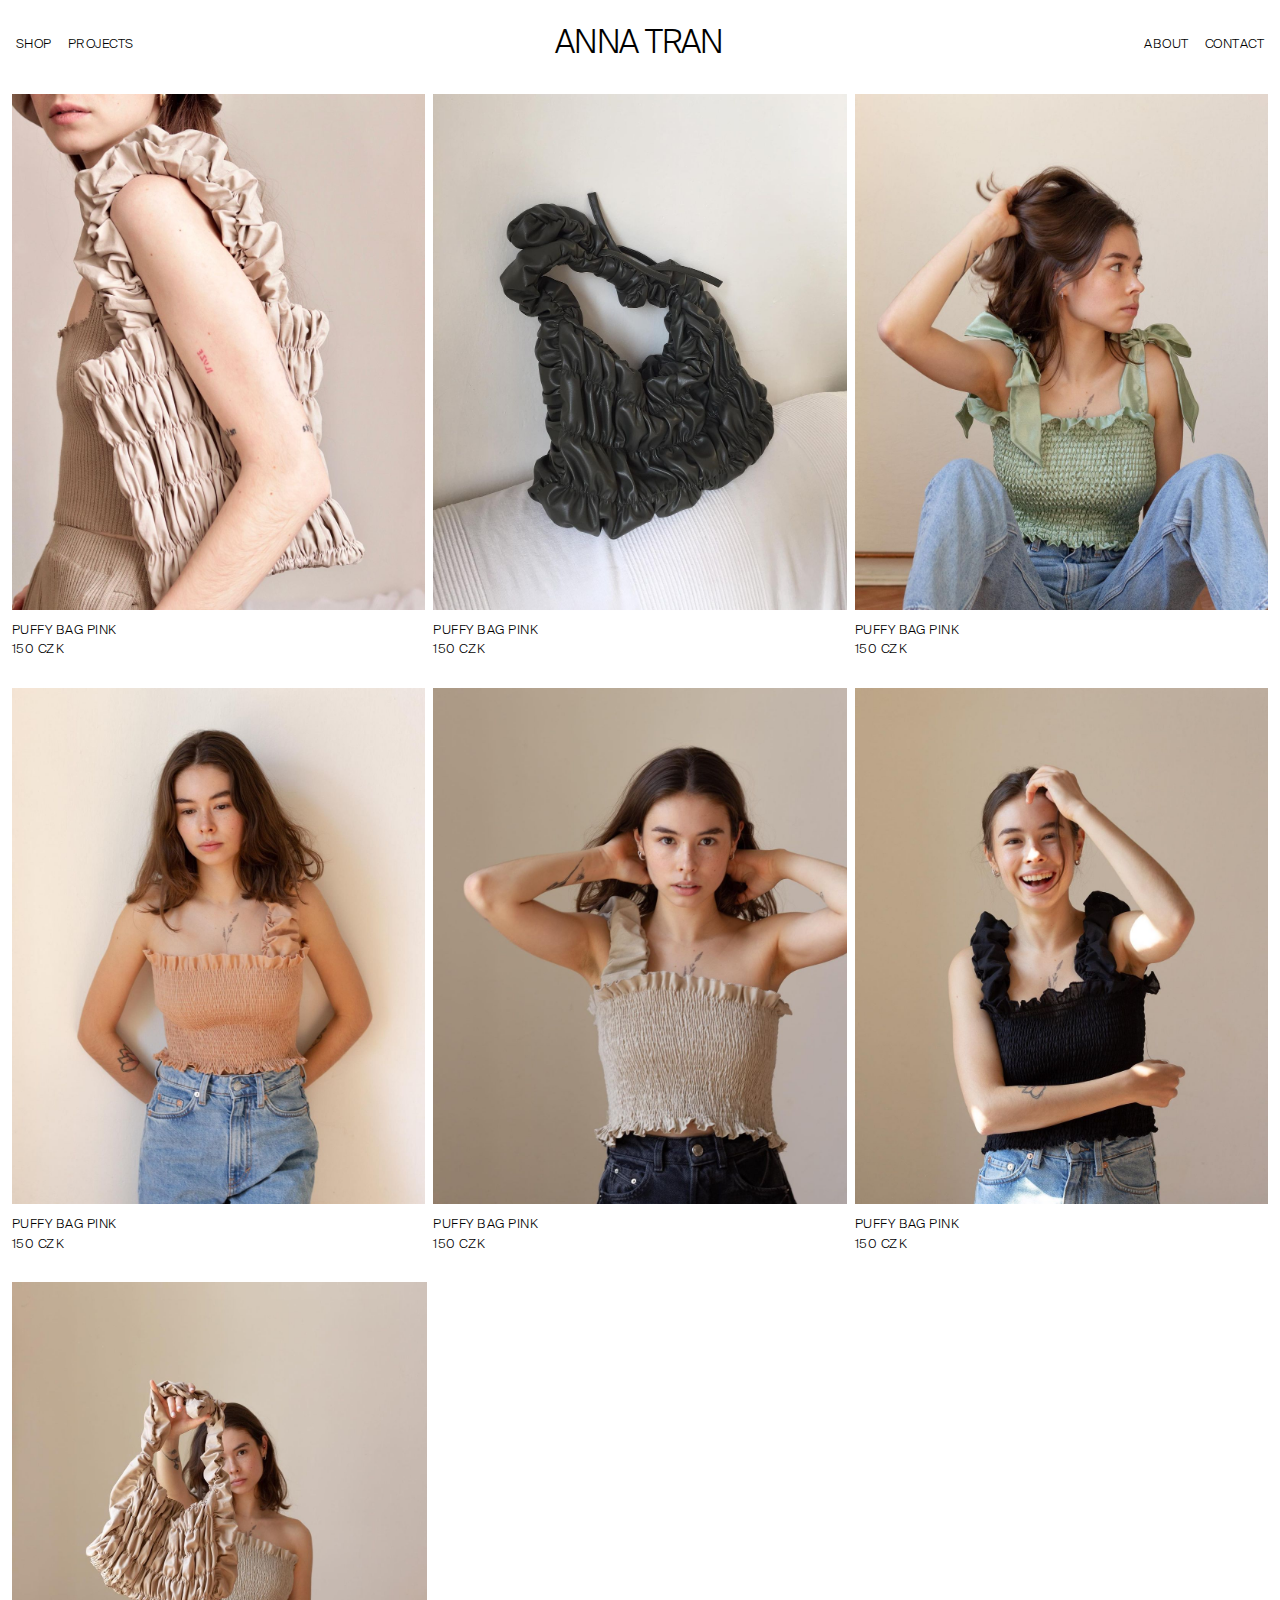
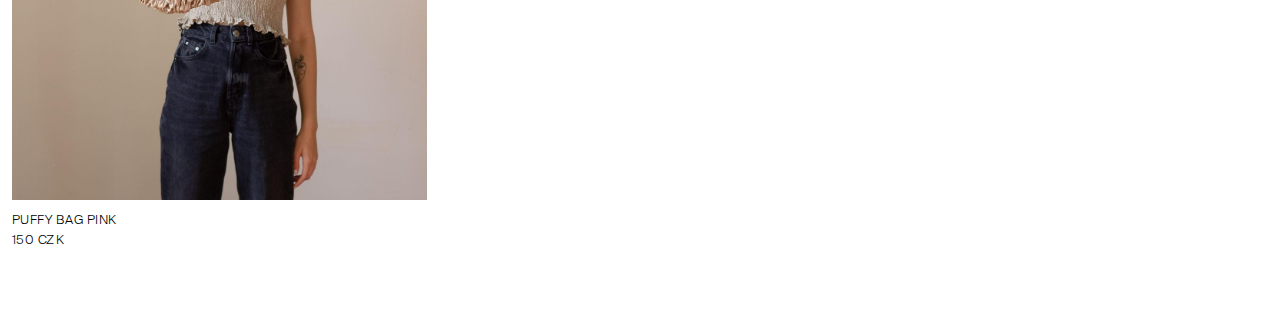
<file: index.html>
<!DOCTYPE html>
<html lang="en" dir="ltr">

<head>
  <meta charset="utf-8">

  <meta name="viewport" content="width=device-width, initial-scale=1.0">
  <title>Anna Tran</title>
    <meta name="description" content="Anna Tran">
  <link rel="stylesheet" href="./style.css">
  <link rel="shortcut icon" href="./photo/favicon.ico" type="image/x-icon">
</head>
<body>
  <header class="header">
    <div class="">
      <a class="left" href="./index.html">shop</a>
      <a class="left" href="./projects.html">projects</a>
    </div>
    <a class="logo" href="./index.html">Anna Tran</a>
    <div class="">
      <a class="right" href="./contact.html">contact</a>
      <a class="right" href="./about.html">about</a>
    </div>
  </header>
  <div class="gallery">
    <div class="product">
      <a href="product.html">
        <img src="./photo/1.jpg">
        <p>PUFFY BAG PINK</p>
        <p>150 CZK</p>
      </a>
    </div>
    <div class="product">
      <a href="product.html">
        <img src="./photo/2.jpg">
        <p>PUFFY BAG PINK</p>
        <p>150 CZK</p>
      </a>
    </div>
    <div class="product">
      <a href="product.html">
        <img src="./photo/3.jpg">
        <p>PUFFY BAG PINK</p>
        <p>150 CZK</p>
      </a>
    </div>
    <div class="product">
      <a href="product.html">
        <img src="./photo/4.jpg">
        <p>PUFFY BAG PINK</p>
        <p>150 CZK</p>
      </a>
    </div>
    <div class="product">
      <a href="product.html">
        <img src="./photo/5.jpg">
        <p>PUFFY BAG PINK</p>
        <p>150 CZK</p>
      </a>
    </div>
    <div class="product">
      <a href="product.html">
        <img src="./photo/6.jpg">
        <p>PUFFY BAG PINK</p>
        <p>150 CZK</p>
      </a>
    </div>
    <div class="product">
      <a href="product.html">
        <img src="./photo/7.jpg">
        <p>PUFFY BAG PINK</p>
        <p>150 CZK</p>
      </a>
    </div>
  </div>
</body>
</html>
</file>
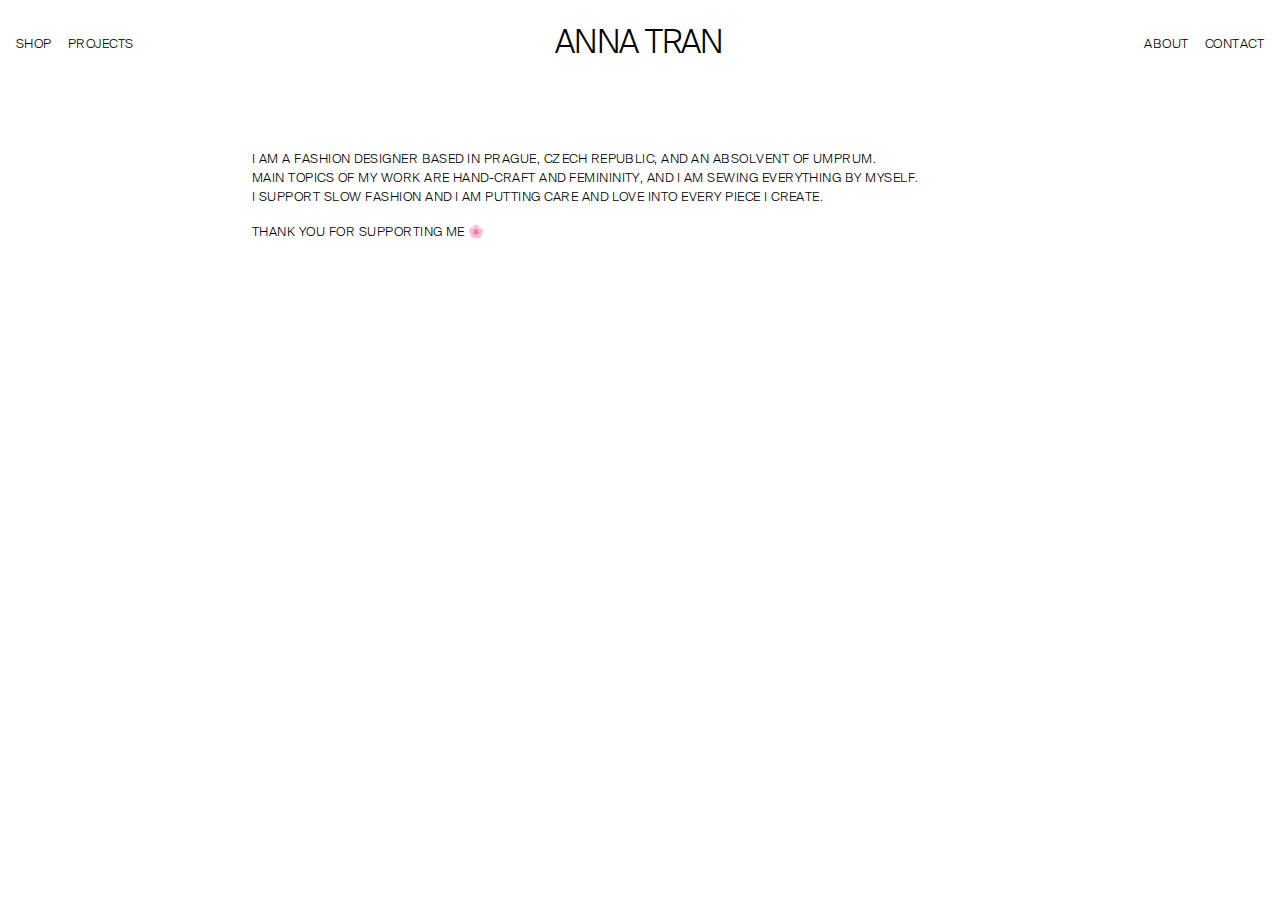
<file: about.html>
<!DOCTYPE html>
<html lang="en" dir="ltr">

<head>
  <meta charset="utf-8">

  <meta name="viewport" content="width=device-width, initial-scale=1.0">
  <title>Anna Tran</title>
    <meta name="description" content="Anna Tran">
  <link rel="stylesheet" href="./style.css">
  <link rel="shortcut icon" href="./photo/favicon.ico" type="image/x-icon">
</head>
<body>
  <header class="header">
    <div class="">
      <a class="left" href="./index.html">shop</a>
      <a class="left" href="./projects.html">projects</a>
    </div>
    <a class="logo" href="./index.html">Anna Tran</a>
    <div class="">
      <a class="right" href="./contact.html">contact</a>
      <a class="right" href="./about.html">about</a>
    </div>
  </header>
  <div class="about">
    <p class="p-wide">I AM A FASHION DESIGNER BASED IN PRAGUE, CZECH REPUBLIC, AND AN ABSOLVENT OF UMPRUM.</p>
    <p class="p-wide"> MAIN TOPICS OF MY WORK ARE HAND-CRAFT AND FEMININITY, AND I AM SEWING EVERYTHING BY MYSELF.</p>
    <p class="p-end p-wide">I SUPPORT SLOW FASHION AND I AM PUTTING CARE AND LOVE INTO EVERY PIECE I CREATE.</p>
    <p class="p-wide">THANK YOU FOR SUPPORTING ME 🌸</p>
  </div>
</body>
</html>
</file>
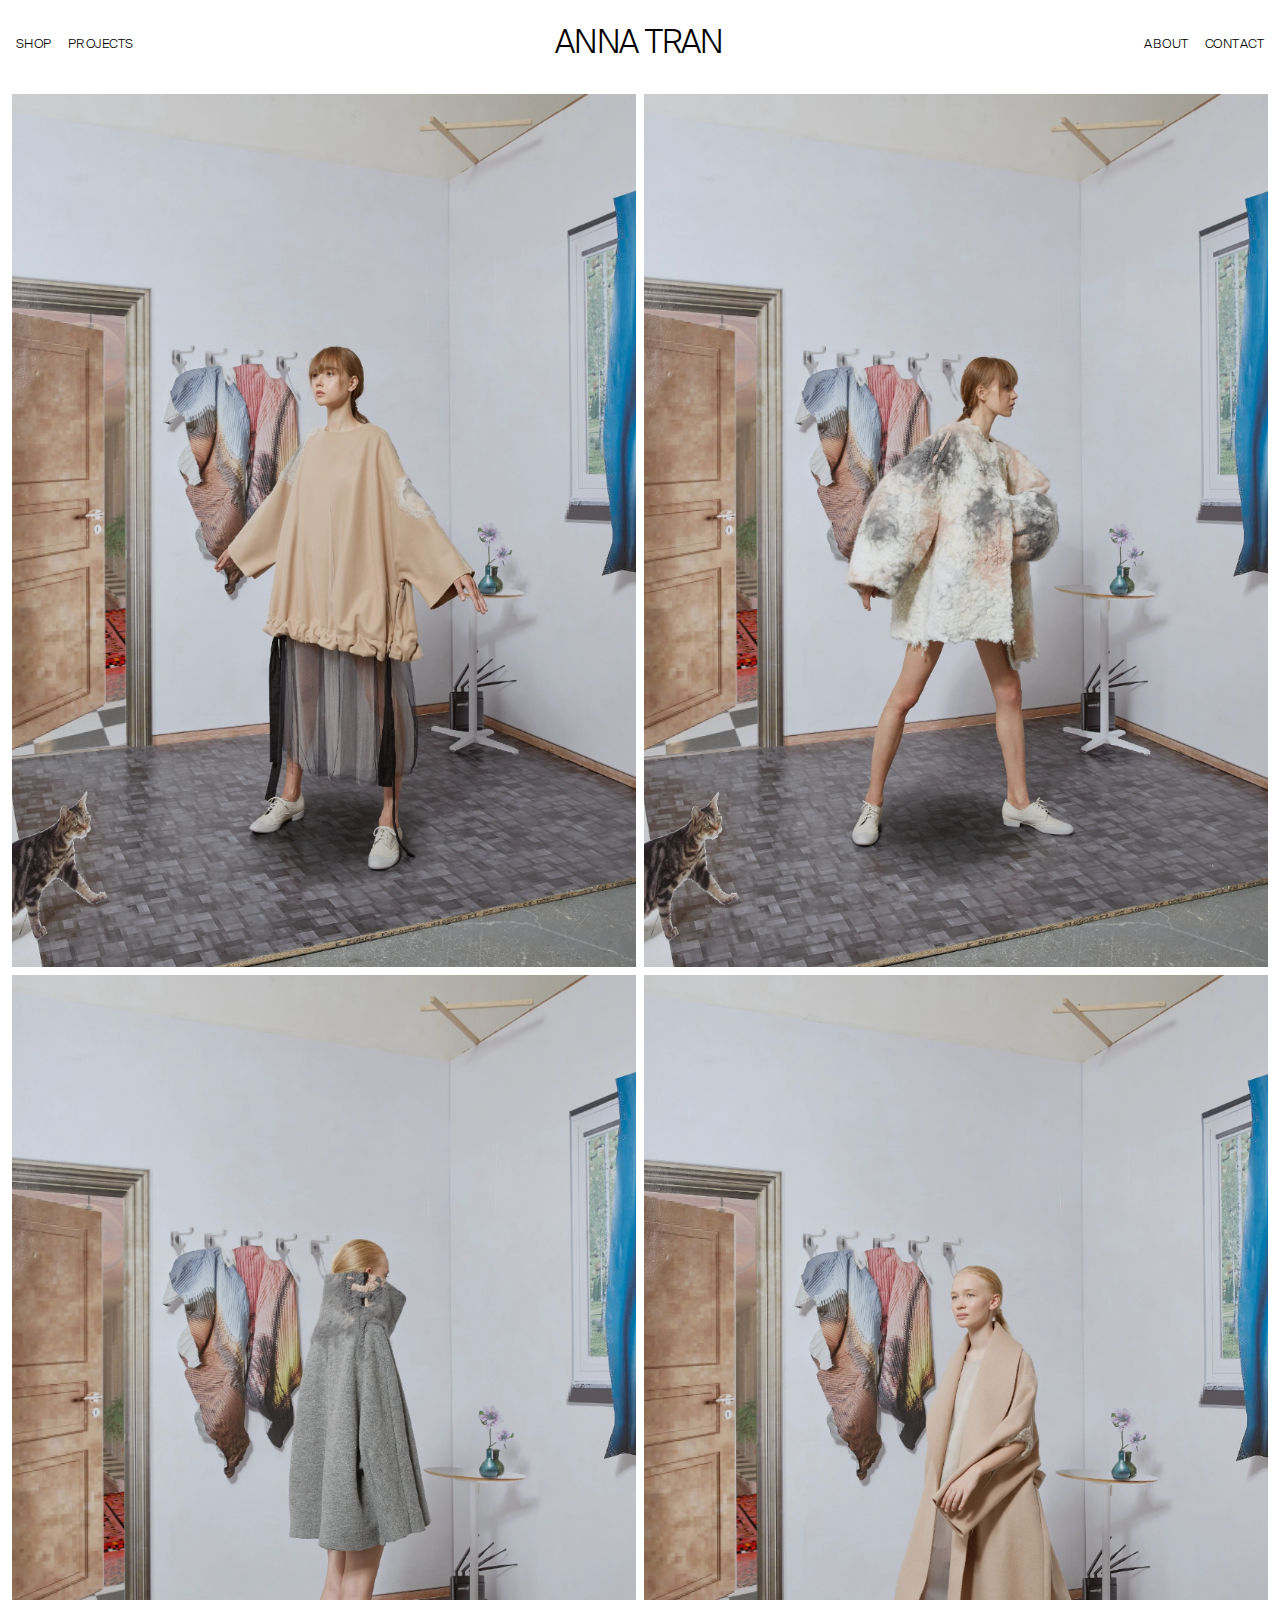
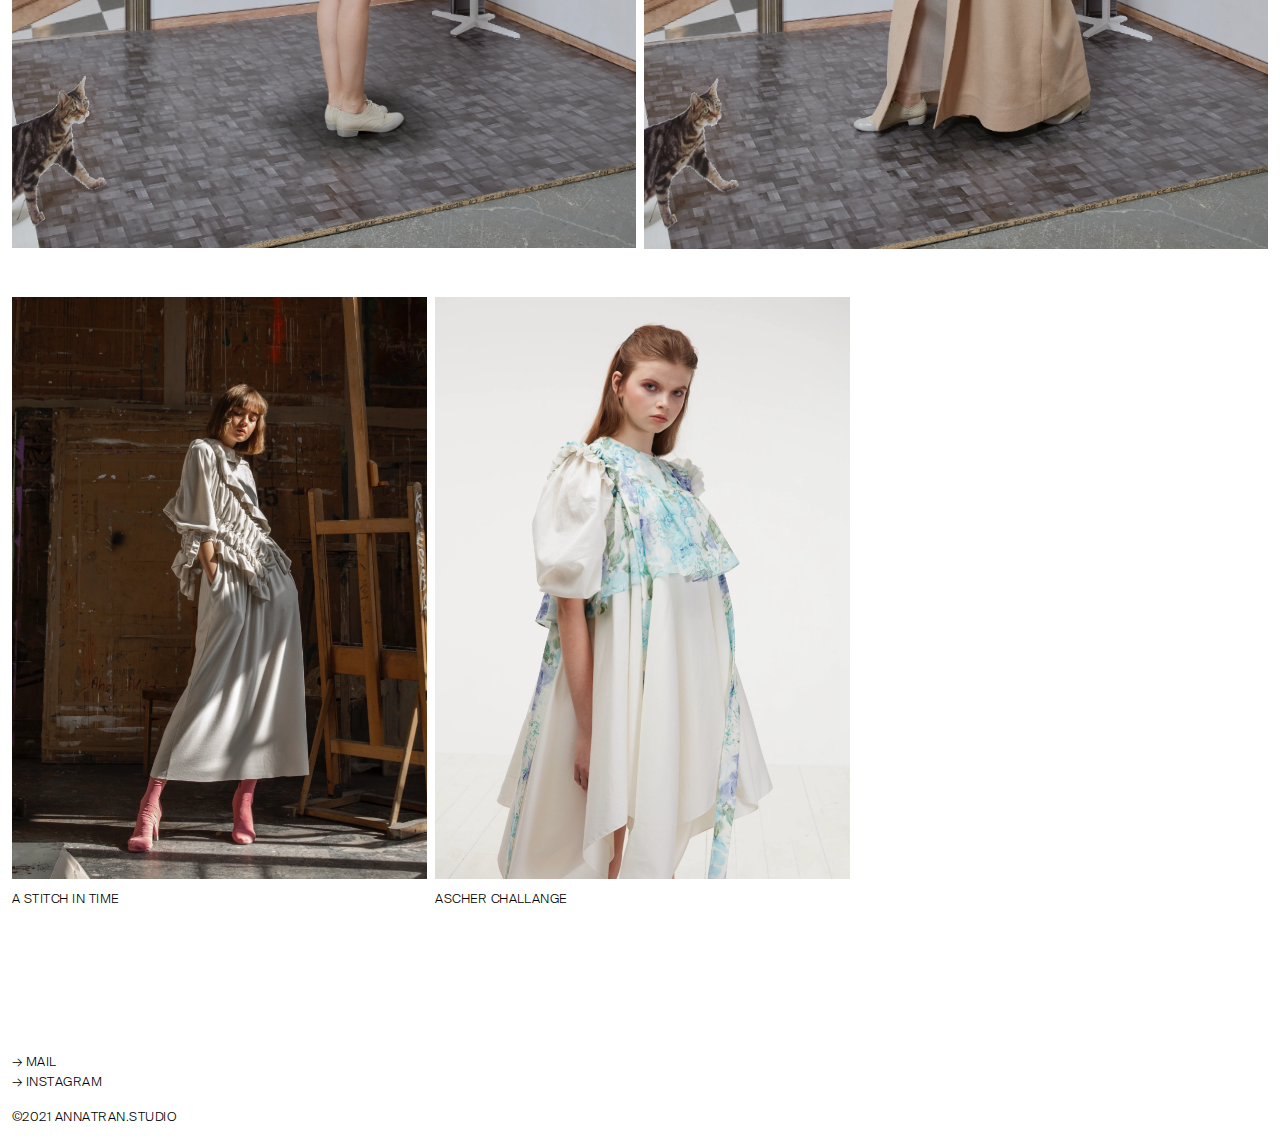
<file: artificial-intelligence.html>
<!DOCTYPE html>
<html lang="en" dir="ltr">

<head>
  <meta charset="utf-8">

  <meta name="viewport" content="width=device-width, initial-scale=1.0">
  <title>Anna Tran</title>
    <meta name="description" content="Anna Tran">
  <link rel="stylesheet" href="./style.css">
  <link rel="shortcut icon" href="./photo/favicon.ico" type="image/x-icon">
</head>
<body>
  <header class="header">
    <div class="">
      <a class="left" href="./index.html">shop</a>
      <a class="left" href="./projects.html">projects</a>
    </div>
    <a class="logo" href="./index.html">Anna Tran</a>
    <div class="">
      <a class="right" href="./contact.html">contact</a>
      <a class="right" href="./about.html">about</a>
    </div>
  </header>
  <div class="gallery">
    <div class="product-detail">
        <img src="./photo/ai1.png">
    </div>
    <div class="product-detail">
      <img src="./photo/ai2.png">
    </div>
    <div class="product-detail">
      <img src="./photo/ai3.png">
    </div>
    <div class="product-detail">
      <img src="./photo/ai4.png">
    </div>
  </div>
  <div class="gallery">
    <div class="product">
      <a href="a-stitch-in-time.html">
        <img src="./photo/stitch1.png">
        <p>A Stitch in Time</p>
      </a>
    </div>
    <div class="product">
      <a href="ascher-challenge.html">
        <img src="./photo/ascher1.png">
        <p>Ascher Challange</p>
      </a>
    </div>
  </div>
  <div class="footer">
    <p></p>
    <p><a href="mailto:antraaan@gmail.com">→ MAIL</a></p>
    <p class="p-end"><a href="https://www.instagram.com/annatran.official/">→ INSTAGRAM</a></p>
    <p><a href="https://www.mostlysunny.energy">©2021 AnnaTran.Studio</a></p>
  </div>
</body>
</html>
</file>
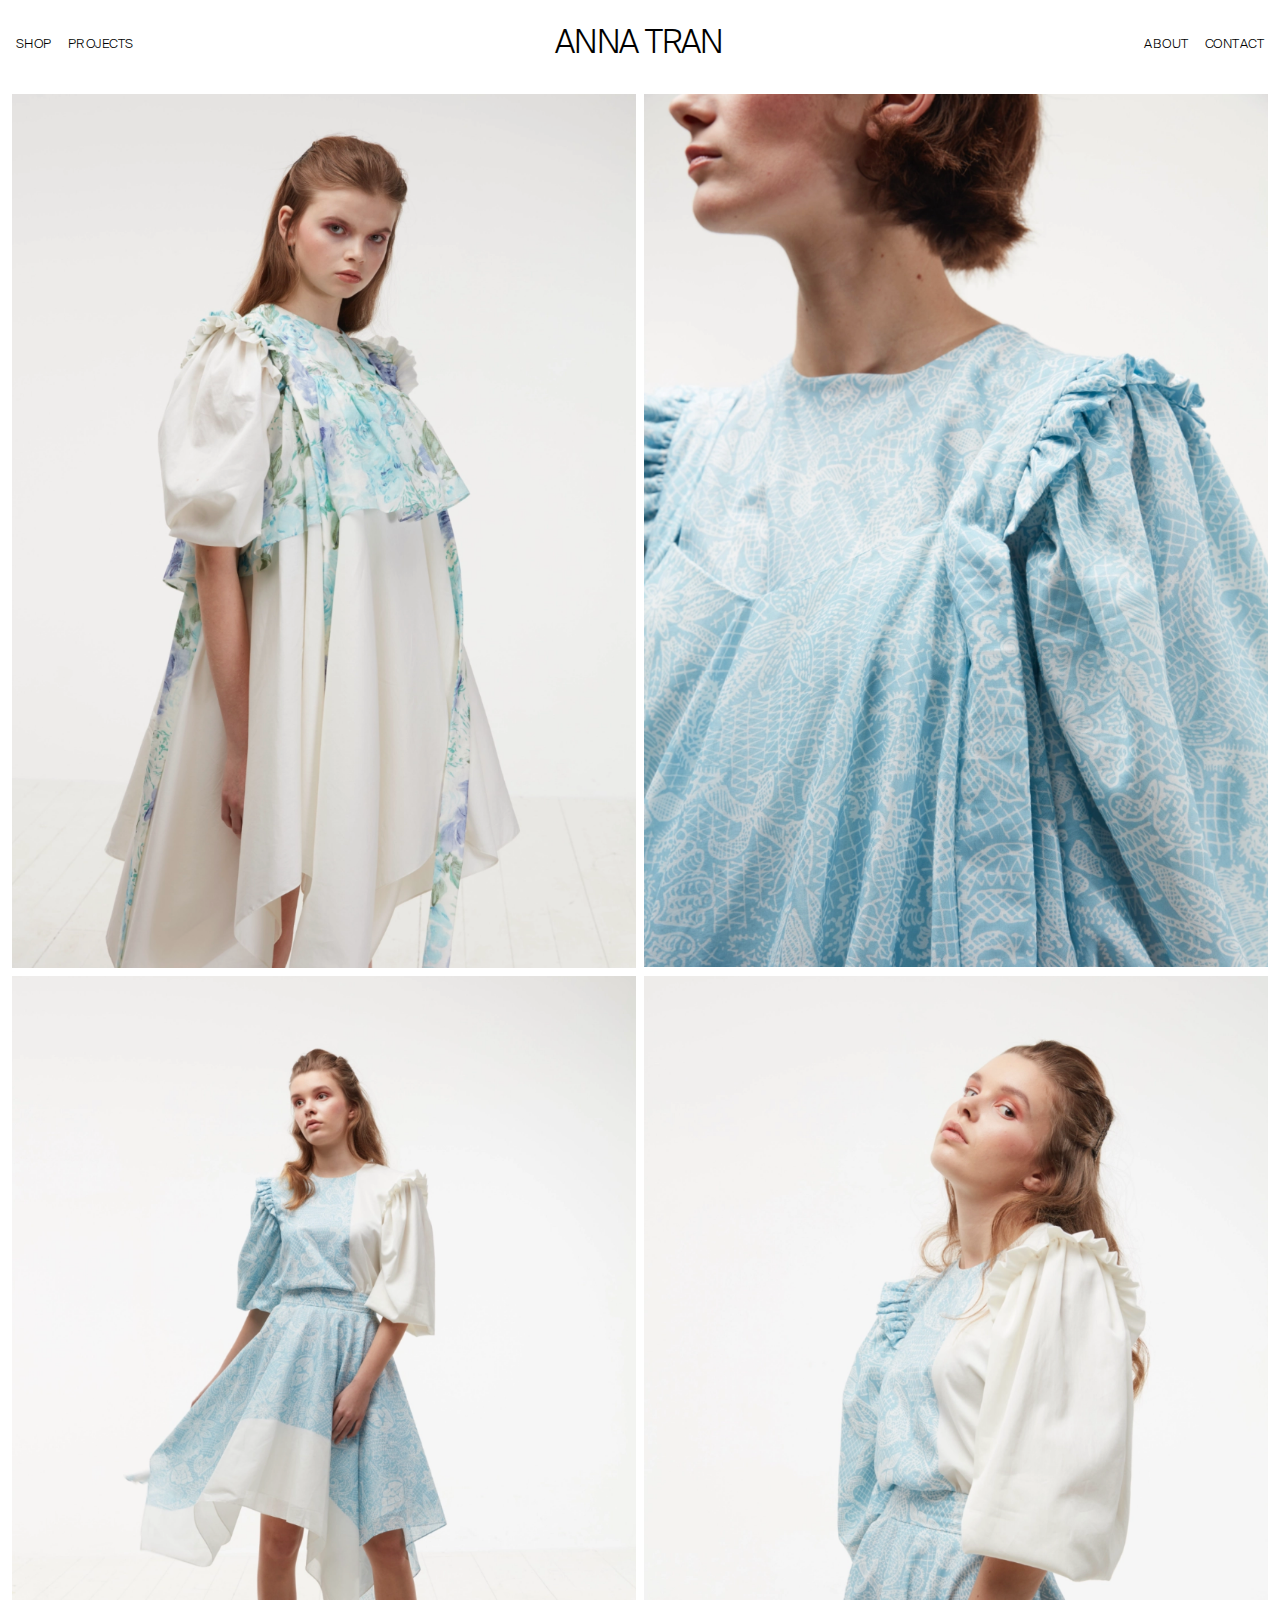
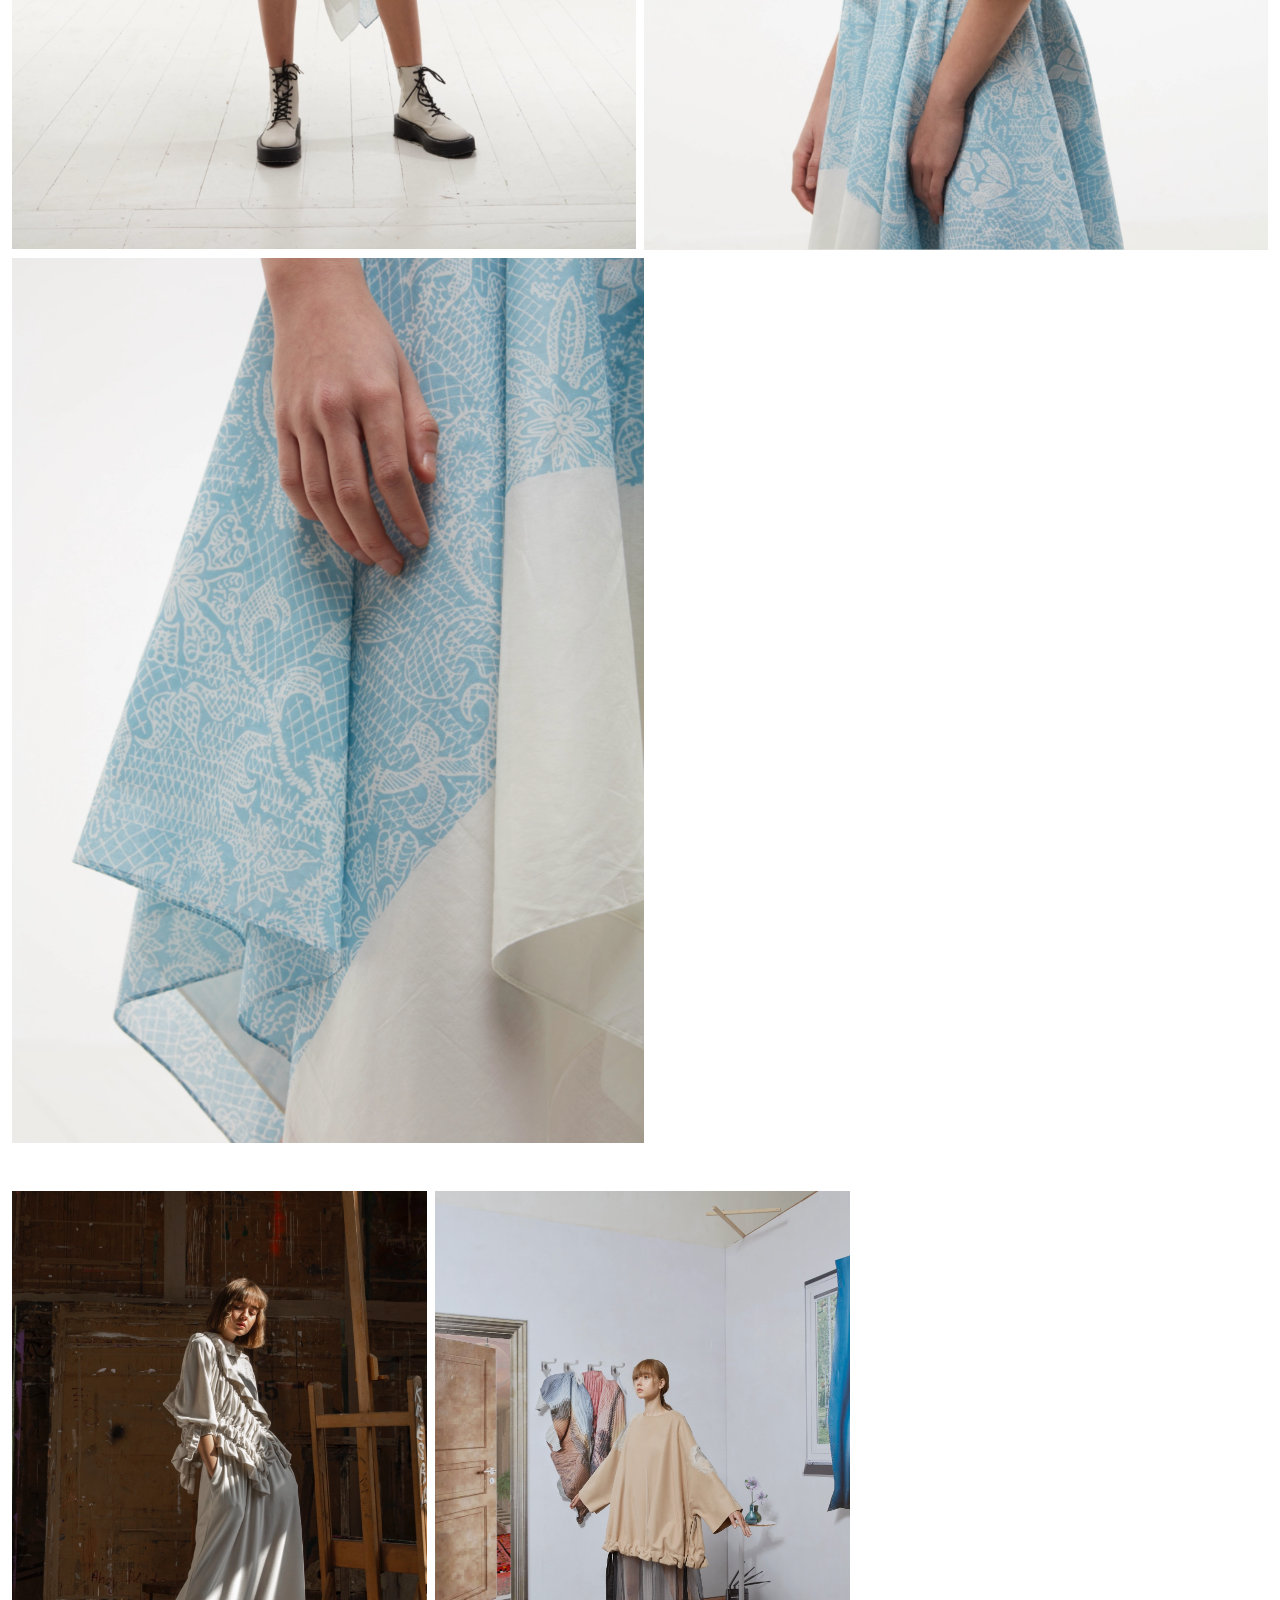
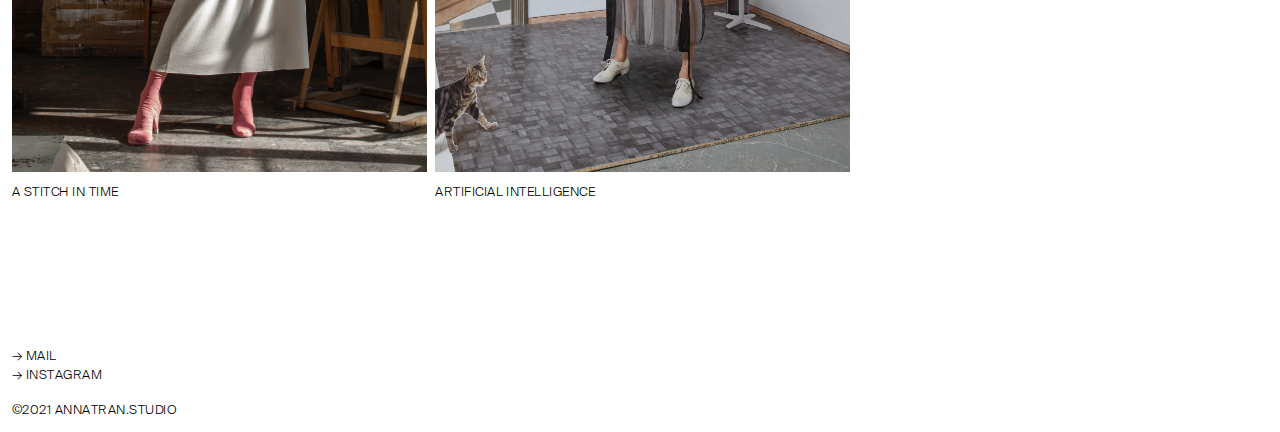
<file: ascher-challenge.html>
<!DOCTYPE html>
<html lang="en" dir="ltr">

<head>
  <meta charset="utf-8">

  <meta name="viewport" content="width=device-width, initial-scale=1.0">
  <title>Anna Tran</title>
    <meta name="description" content="Anna Tran">
  <link rel="stylesheet" href="./style.css">
  <link rel="shortcut icon" href="./photo/favicon.ico" type="image/x-icon">
</head>
<body>
  <header class="header">
    <div class="">
      <a class="left" href="./index.html">shop</a>
      <a class="left" href="./projects.html">projects</a>
    </div>
    <a class="logo" href="./index.html">Anna Tran</a>
    <div class="">
      <a class="right" href="./contact.html">contact</a>
      <a class="right" href="./about.html">about</a>
    </div>
  </header>
  <div class="gallery">
    <div class="product-detail">
        <img src="./photo/ascher1.png">
    </div>
    <div class="product-detail">
      <img src="./photo/ascher2.png">
    </div>
    <div class="product-detail">
      <img src="./photo/ascher3.png">
    </div>
    <div class="product-detail">
      <img src="./photo/ascher4.png">
    </div>
    <div class="product-detail">
      <img src="./photo/ascher5.png">
    </div>
  </div>
  <div class="gallery">
    <div class="product">
      <a href="a-stitch-in-time.html">
        <img src="./photo/stitch1.png">
        <p>A Stitch in Time</p>
      </a>
    </div>
    <div class="product">
      <a href="artificial-intelligence.html">
        <img src="./photo/ai1.png">
        <p>Artificial Intelligence</p>
      </a>
    </div>
  </div>
  <div class="footer">
    <p></p>
    <p><a href="mailto:antraaan@gmail.com">→ MAIL</a></p>
    <p class="p-end"><a href="https://www.instagram.com/annatran.official/">→ INSTAGRAM</a></p>
    <p><a href="https://www.mostlysunny.energy">©2021 AnnaTran.Studio</a></p>
  </div>
</body>
</html>
</file>
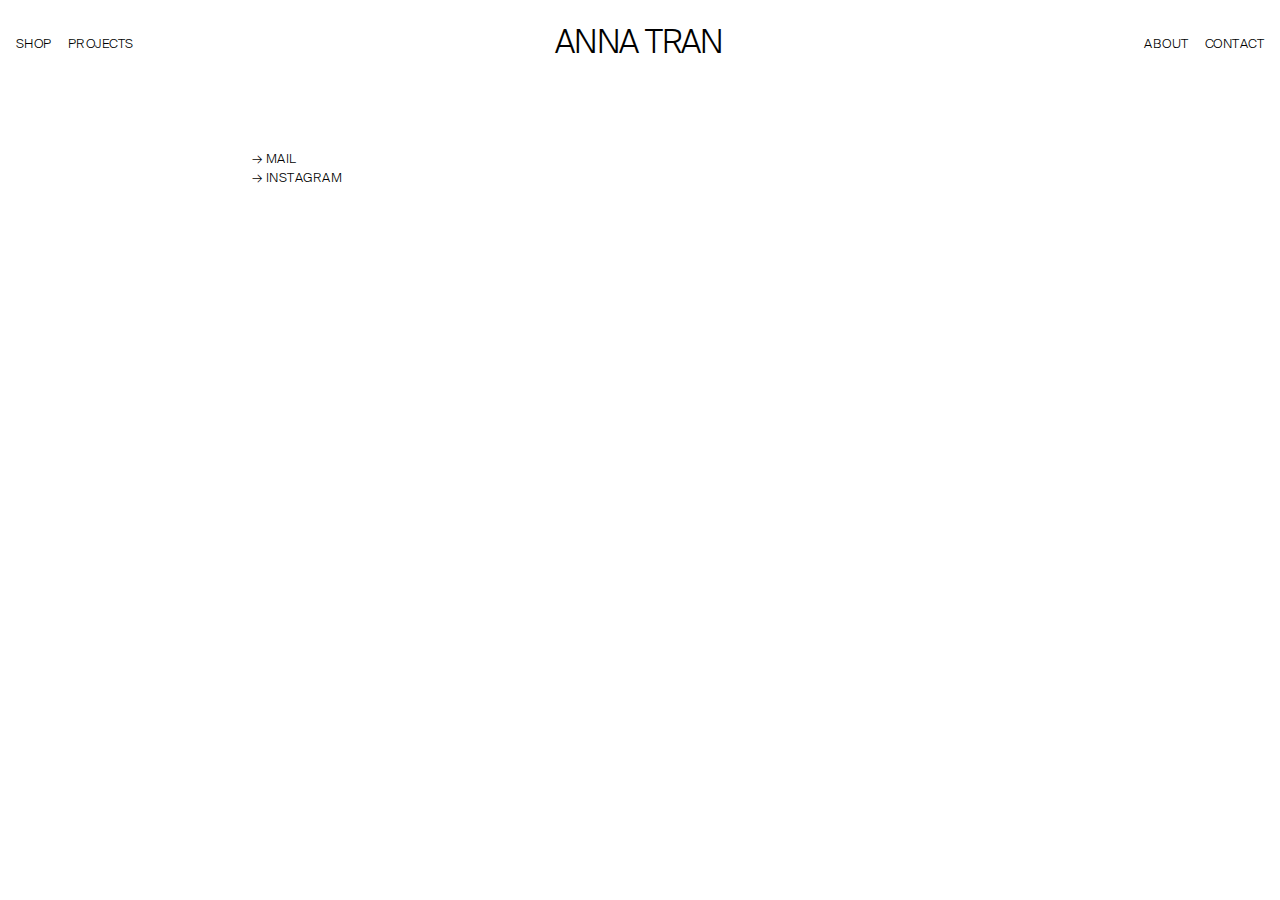
<file: contact.html>
<!DOCTYPE html>
<html lang="en" dir="ltr">

<head>
  <meta charset="utf-8">

  <meta name="viewport" content="width=device-width, initial-scale=1.0">
  <title>Anna Tran</title>
    <meta name="description" content="Anna Tran">
  <link rel="stylesheet" href="./style.css">
  <link rel="shortcut icon" href="./photo/favicon.ico" type="image/x-icon">
</head>
<body>
  <header class="header">
    <div class="">
      <a class="left" href="./index.html">shop</a>
      <a class="left" href="./projects.html">projects</a>
    </div>
    <a class="logo" href="./index.html">Anna Tran</a>
    <div class="">
      <a class="right" href="./contact.html">contact</a>
      <a class="right" href="./about.html">about</a>
    </div>
  </header>
  <div class="about">
    <p><a href="mailto:antraaan@gmail.com">→ MAIL</a></p>
    <p><a href="https://www.instagram.com/annatran.official/">→ INSTAGRAM</a></p>
  </div>
</body>
</html>
</file>
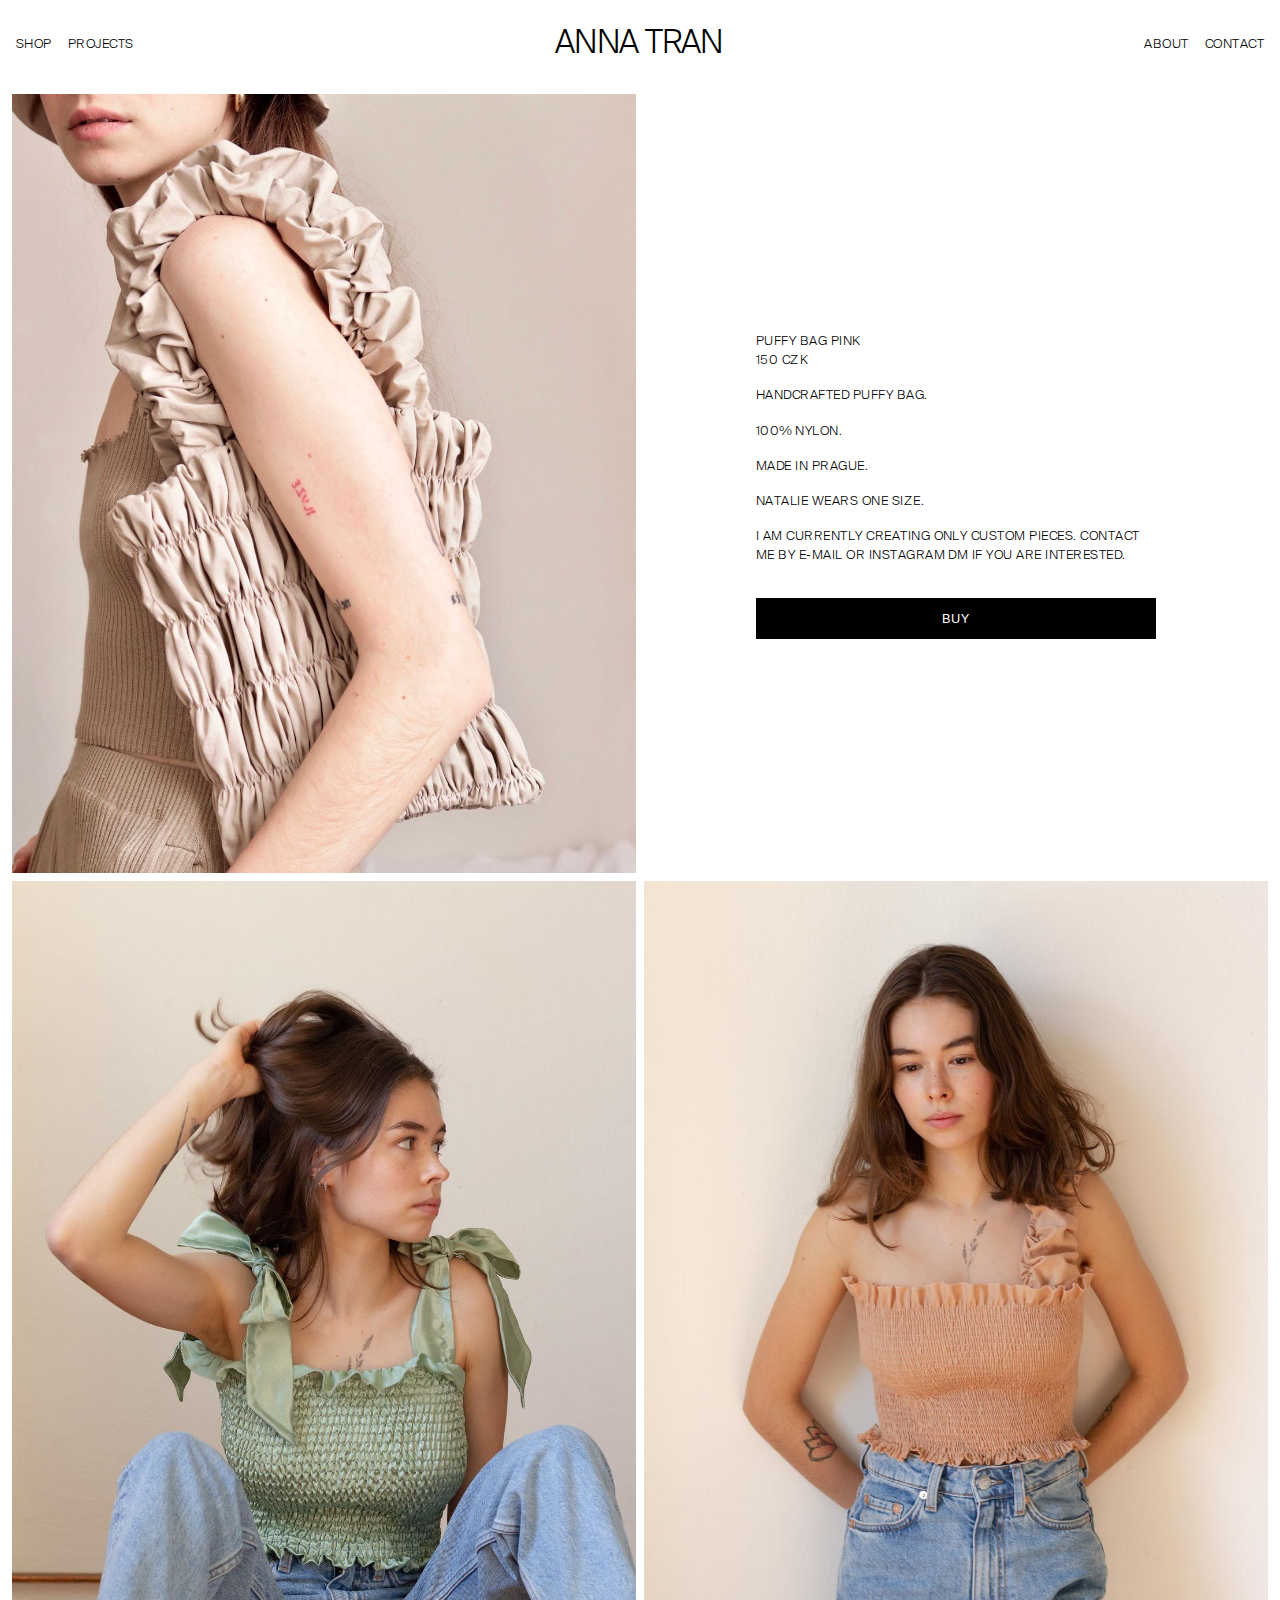
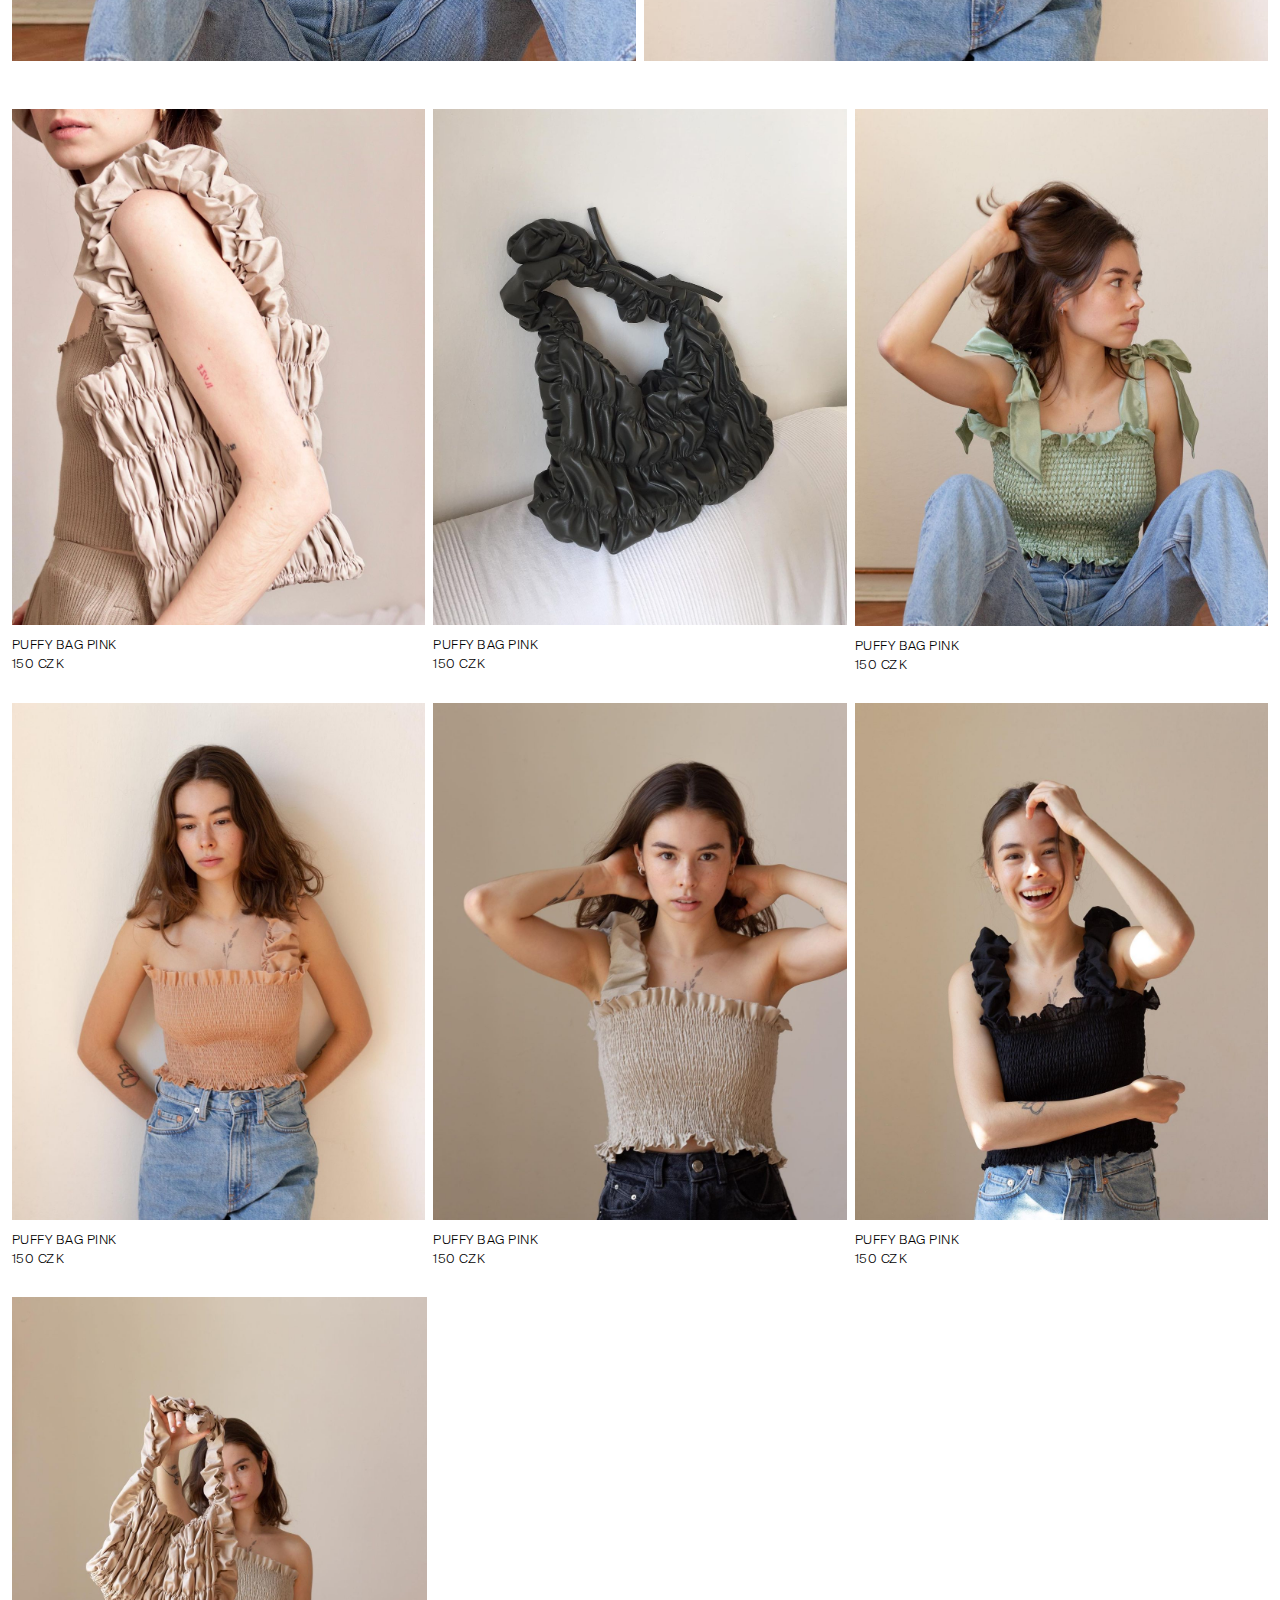
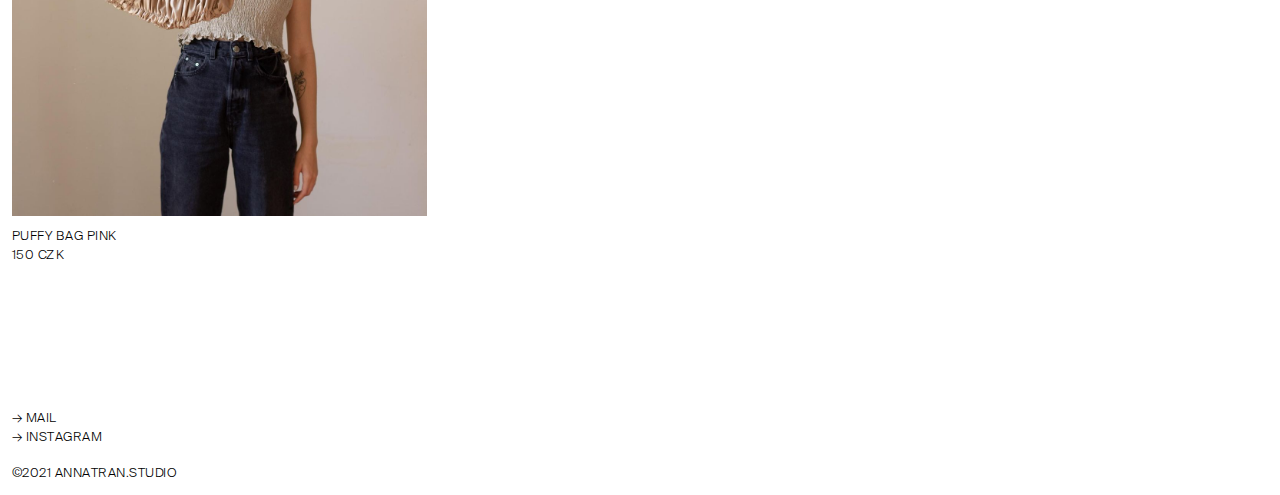
<file: product.html>
<!DOCTYPE html>
<html lang="en" dir="ltr">

<head>
  <meta charset="utf-8">

  <meta name="viewport" content="width=device-width, initial-scale=1.0">
  <title>Anna Tran</title>
    <meta name="description" content="Anna Tran">
  <link rel="stylesheet" href="./style.css">
  <link rel="shortcut icon" href="./photo/favicon.ico" type="image/x-icon">
</head>
<body>
  <header class="header">
    <div class="">
      <a class="left" href="./index.html">shop</a>
      <a class="left" href="./projects.html">projects</a>
    </div>
    <a class="logo" href="./index.html">Anna Tran</a>
    <div class="">
      <a class="right" href="./contact.html">contact</a>
      <a class="right" href="./about.html">about</a>
    </div>
  </header>
  <div class="gallery">
    <div class="product-detail">
        <img src="./photo/1.jpg">
    </div>
    <div class="product-detail">
      <div class="description">
        <p>PUFFY BAG PINK</p>
        <p class="p-end">150 CZK</p>
        <p class="p-end">Handcrafted puffy bag.</p>
        <p class="p-end">100% NYLON.</p>
        <p class="p-end">Made in Prague.</p>
        <p class="p-end">Natalie wears one size.</p>
        <p class="p-end">I am currently creating only custom pieces. Contact me by e-mail or instagram DM if you are interested.</p>
        <p class="p-end"></p>
        <button type="button" class="button"><a class="a-button" href="mailto:antraaan@gmail.com">buy</a></button>
      </div>
    </div>
    <div class="product-detail">
      <img src="./photo/3.jpg">
    </div>
    <div class="product-detail">
      <img src="./photo/4.jpg">
    </div>
  </div>
  <div class="gallery">
    <div class="product">
      <a href="product.html">
        <img src="./photo/1.jpg">
        <p>PUFFY BAG PINK</p>
        <p>150 CZK</p>
      </a>
    </div>
    <div class="product">
      <a href="product.html">
        <img src="./photo/2.jpg">
        <p>PUFFY BAG PINK</p>
        <p>150 CZK</p>
      </a>
    </div>
    <div class="product">
      <a href="product.html">
        <img src="./photo/3.jpg">
        <p>PUFFY BAG PINK</p>
        <p>150 CZK</p>
      </a>
    </div>
    <div class="product">
      <a href="product.html">
        <img src="./photo/4.jpg">
        <p>PUFFY BAG PINK</p>
        <p>150 CZK</p>
      </a>
    </div>
    <div class="product">
      <a href="product.html">
        <img src="./photo/5.jpg">
        <p>PUFFY BAG PINK</p>
        <p>150 CZK</p>
      </a>
    </div>
    <div class="product">
      <a href="product.html">
        <img src="./photo/6.jpg">
        <p>PUFFY BAG PINK</p>
        <p>150 CZK</p>
      </a>
    </div>
    <div class="product">
      <a href="product.html">
        <img src="./photo/7.jpg">
        <p>PUFFY BAG PINK</p>
        <p>150 CZK</p>
      </a>
    </div>
  </div>
  <div class="footer">
    <p></p>
    <p><a href="mailto:antraaan@gmail.com">→ MAIL</a></p>
    <p class="p-end"><a href="https://www.instagram.com/annatran.official/">→ INSTAGRAM</a></p>
    <p><a href="https://www.mostlysunny.energy">©2021 AnnaTran.Studio</a></p>
  </div>
</body>
</html>
</file>
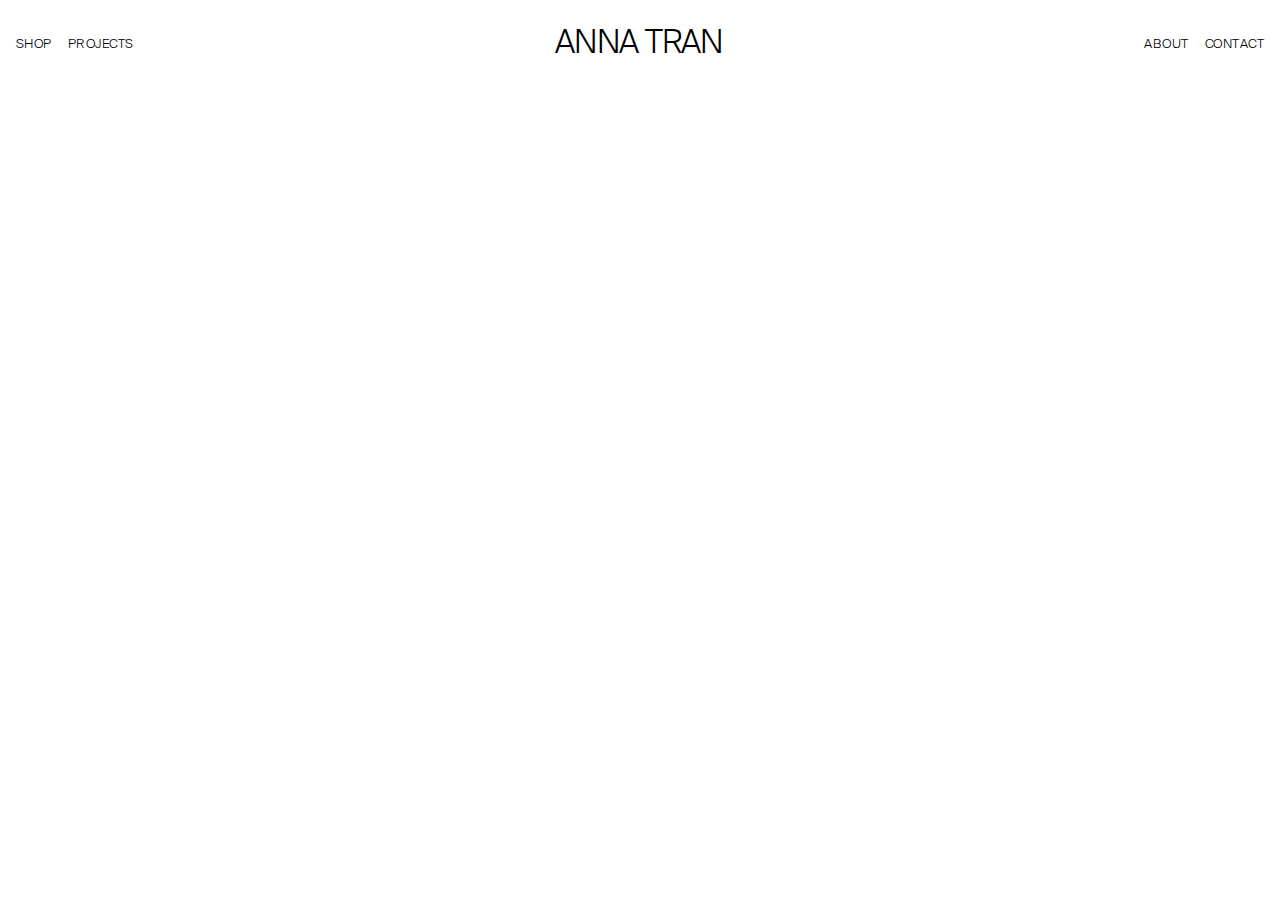
<file: projects.html>
<!DOCTYPE html>
<html lang="en" dir="ltr">

<head>
  <meta charset="utf-8">

  <meta name="viewport" content="width=device-width, initial-scale=1.0">
  <title>Anna Tran</title>
    <meta name="description" content="Anna Tran">
  <link rel="stylesheet" href="./style.css">
  <link rel="shortcut icon" href="./photo/favicon.ico" type="image/x-icon">
</head>
<body>
  <header class="header">
    <div class="">
      <a class="left" href="./index.html">shop</a>
      <a class="left" href="./projects.html">projects</a>
    </div>
    <a class="logo" href="./index.html">Anna Tran</a>
    <div class="">
      <a class="right" href="./contact.html">contact</a>
      <a class="right" href="./about.html">about</a>
    </div>
  </header>
  </body>
</html>
</file>
<file: style.css>
@font-face {
    font-family:"SuisseIntl Light";
    src:url("fonts/SuisseIntl-Light.woff2") format("woff2"),url("fonts/SuisseIntl-Light.woff") format("woff"),url("fonts/SuisseIntl-Light.otf") format("opentype");
    font-style:normal;font-weight:400;
}

@font-face {
    font-family:"SuisseIntl Regular";
    src:url("fonts/SuisseIntl-Regular.woff2") format("woff2"),url("fonts/SuisseIntl-Regular.woff") format("woff"),url("fonts/SuisseIntl-Regular.otf") format("opentype");
    font-style:normal;font-weight:400;
}

:root {
    --c-black: #000;
    --c-white: #fff;
    --c-info: #A6A6A6;
    --c-link: #2E76F6;
    --c-link-visited: #2156B7;
    --c-line: 1px solid #A6A6A6;
}

html { box-sizing: border-box }
*, *:before, *:after { box-sizing: inherit }
html, body, h1, h2, h3, h4, h5, h6, p, ol, ul, li { margin: 0; padding: 0 }

html {
  font-family: "SuisseIntl Light", Arial, Helvetica, sans-serif;
  font-size: 16px;
  font-weight: normal;
}

body {
  padding-bottom: : 3rem;
  background-color: white;
}

h1 {
  font-size: 2rem;
  line-height: 2rem;
  font-weight: normal;
  text-transform: uppercase;
  text-align: center;
}

p {
  font-size: 0.8rem;
  line-height: 1.2rem;
  font-weight: normal;
  text-transform: uppercase;
  letter-spacing: 0.03rem;
}

a {
  font-size: 0.8rem;
  font-weight: normal;
  color: black;
  text-decoration: none;
  text-transform: uppercase;
  letter-spacing: 0.03rem;
}

.a-button {
  color: white;
  font-size: 0.8rem;
  font-weight: normal;
  text-decoration: none;
  text-align: center;
  text-transform: uppercase;
}

.p-end {
  padding-bottom: 1rem;
}

.logo {
  font-size: 2rem;
  line-height: 1.6rem;
  font-weight: normal;
  text-transform: uppercase;
  text-align: center;
  letter-spacing: -0.08rem;
}

.header {
  display: flex;
  flex-direction: row;
  justify-content: space-between;
  align-items: center;
  margin: 2rem 1rem 2rem 1rem;
}

.button {
  background-color: black;
  border: 1px solid black;
  padding: 0.75rem;
  width: 100%;
  align-items: center;
  justify-content: center;
  display: flex;
  flex-direction: column;
}

.button:hover {
  text-decoration: none;
  transition: 0.15s;
  cursor: pointer;
}

.left {
  margin-right: 1rem;
  float: left;
  padding: 0.25rem 0rem 0.25rem 0rem;
}

.right {
  margin-left: 1rem;
  float: right;
  padding: 0.25rem 0rem 0.25rem 0rem;
}

.gallery {
  display: flex;
  flex-direction: row;
  flex-wrap: wrap;
  margin: 0.5rem 0.5rem 2.5rem 0.5rem;
}

.product {
  flex: 32%;
  margin: 0.25rem 0.25rem 1.5rem 0.25rem;
  max-width: 32.85%;
}

.product-detail {
  flex: 45%;
  margin: 0.25rem 0.25rem 0rem 0.25rem;
  max-width: 50%;
  display: flex;
  flex-direction: column;
  align-items: center;
}

.description {
  max-width: 25rem;
  margin-top: auto;
  margin-bottom: auto;
  padding: 4rem 0rem 4rem 0rem;
}

.about {
  max-width: 50rem;
  margin-top: 5rem;
  margin-right: auto;
  margin-left: auto;
  padding: 0.75rem;
}

.footer {
  padding: 5rem 0.75rem 0.75rem 0.75rem;
}

img {
  height: auto;
  max-width: 100%;
  padding-bottom: 0.25rem;
}

a:hover {
  text-decoration: none;
  /* cursor: url("data:image/svg+xml;utf8,<svg xmlns='http://www.w3.org/2000/svg'  width='45' height='54' viewport='0 0 100 100' style='fill:black;font-size:14px;'><text y='50%'>🌸</text></svg>")16 0,auto; */
}

@media screen and (max-width: 600px) {
  .product {
    flex: 45%;
    max-width: 50%;
  }

  .product-detail {
    flex: 100%;
    max-width: 100%;
  }
}
</file>
